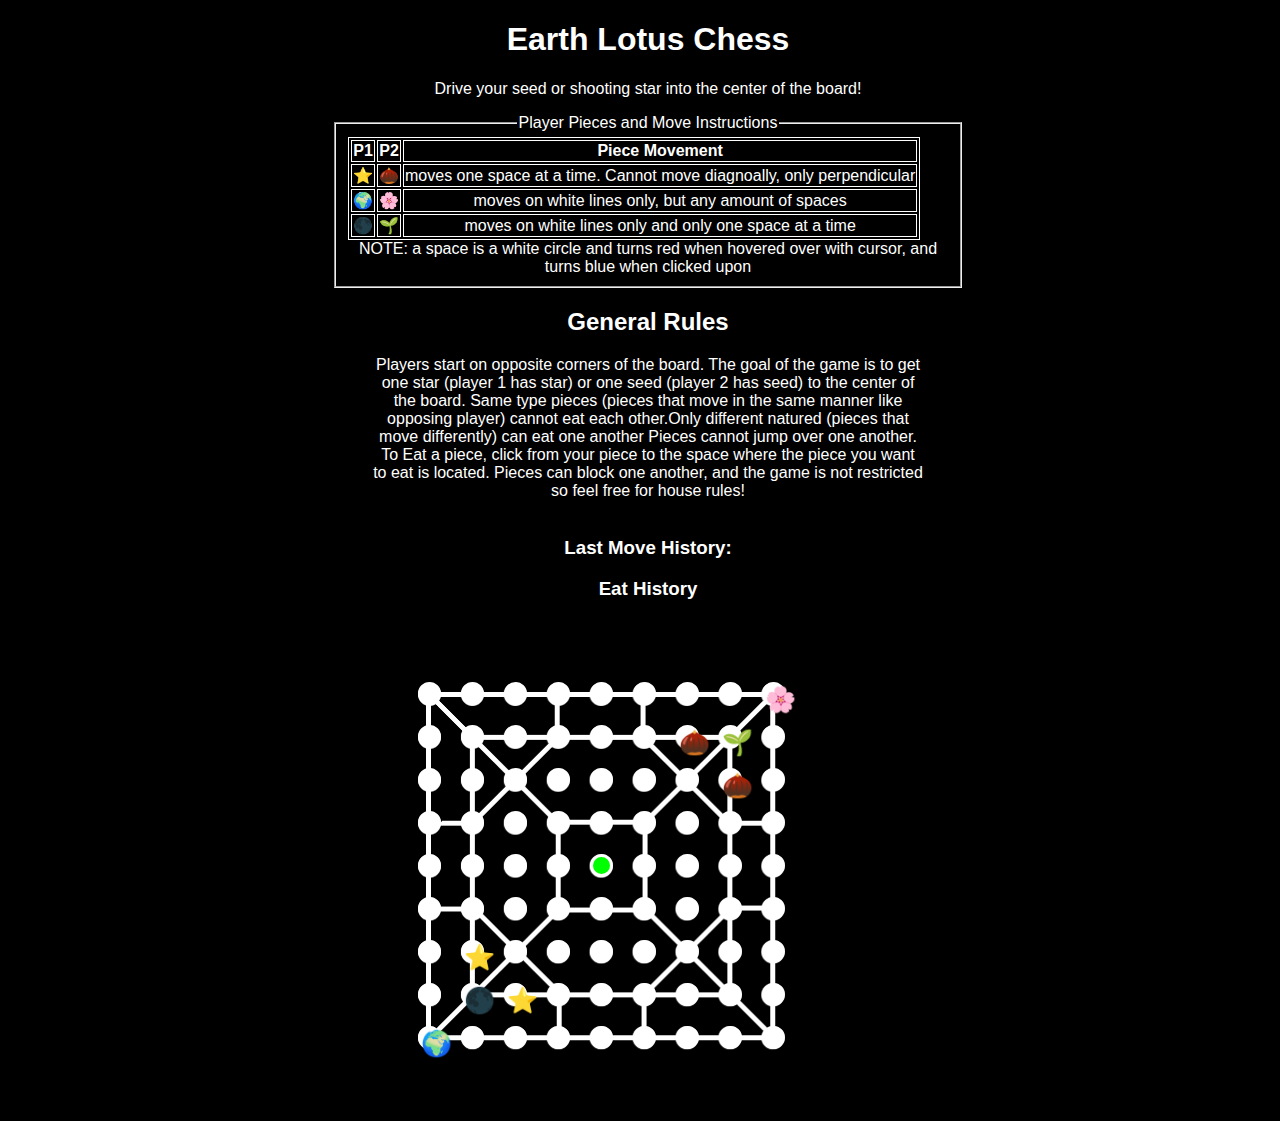
<file: index.html>
<!DOCTYPE html>
<html lang="en">

<head>
    <meta charset="UTF-8">
    <meta name="viewport" content="width=device-width, initial-scale=1.0">
    <link rel="stylesheet" href="./earthchess.css">
    </link>
    <title>Document</title>
</head>

<body>


    <h1 style="text-align: center;">Earth Lotus Chess</h1>
    <p style="text-align: center;">
        <storng>Drive your seed or shooting star into the center of the board!
    </p>
    </storng>
    <fieldset style="text-align: center; width: 600px; margin: auto;">
        <legend>Player Pieces and Move Instructions</legend>


        <table>
            <tr>
                <th>P1</th>
                <th>P2</th>
                <th>Piece Movement</th>

            </tr>
            <tr>
                <td>⭐</td>
                <td>🌰</td>
                <td>moves one space at a time. Cannot move diagnoally, only perpendicular</td>

            </tr>
            <tr>
                <td>🌍</td>
                <td>🌸</td>
                <td>moves on white lines only, but any amount of spaces</td>

            </tr>
            <tr>
                <td>🌑</td>
                <td>🌱</td>
                <td>moves on white lines only and only one space at a time</td>

            </tr>
        </table>


        <div>NOTE: a space is a white circle and turns red when hovered over with cursor, and turns blue when clicked
            upon</div>
    </fieldset>


    <div style="width: 550px; text-align: center; margin: auto;">

        <h2>General Rules</h2>
        <div>Players start on opposite corners of the board.
            The goal of the game is to get one star (player 1 has star) or one seed (player 2 has seed) to the center of
            the board. Same type pieces (pieces that move in the same manner like opposing player) cannot eat each
            other.Only different natured (pieces that move differently) can eat one another
            Pieces cannot jump over one another. To Eat a piece, click from your piece to the space where the piece you
            want to eat is located. Pieces can block one another, and the game is not restricted so feel free for house
            rules!</div>



    </div>
    </div>

    </div>

    <br>
    </div>
    <div style="text-align: center; margin: auto;" class="lineBoard" id="board"></div>

    <div style="text-align: center; margin: auto; width: 550px;">
        <h3>Last Move History:</h3>
        <div id="history"></div>
        <h3>Eat History</h3>
        <div id="eatHistory"></div>

    </div>
    <br>
    <br>
    <br>
    <script src="/earthchess.js"></script>
    <br>
    <br>
    <br>
    </tfoot>
    </table>
</body>

</html>
</file>
<file: earthchess.css>
body {
    background-color: rgb(0, 0, 0);
    width: 100%;
    color: white;
    font-family:Arial, Helvetica, sans-serif;
    }
    
    #board {
    margin-top: 2rem;
    margin-left: 10rem;
    width: 480px;
    }
    
    .lineBoard{
        background-image: url("./background.png");
background-size: cover;
    }
   
    
    .white {
    background-color: rgb(255, 255, 255);
    border: solid;
    border-color: rgb(255, 255, 255);
    width:17px;
    height:17px;
    border-radius: 50%;
    margin:10px
    }


    .white:hover {
        background-color: rgb(255, 0, 0);
        border: solid;
        border-color: black;
        width:17px;
        height:17px;
        border-radius: 50%;
        margin:10px
        }
        
    
    /* .white-box {
    background-color: white;
    }
     */
    .div-row {
    display: flex;
    }
    

    table, th, td {
        border: 1px solid;
      }

      #e5{
        background-color: rgb(0, 255, 0);
      }

      
      #e5:hover{
        background-color: rgb(255, 255, 255);
      }
</file>
